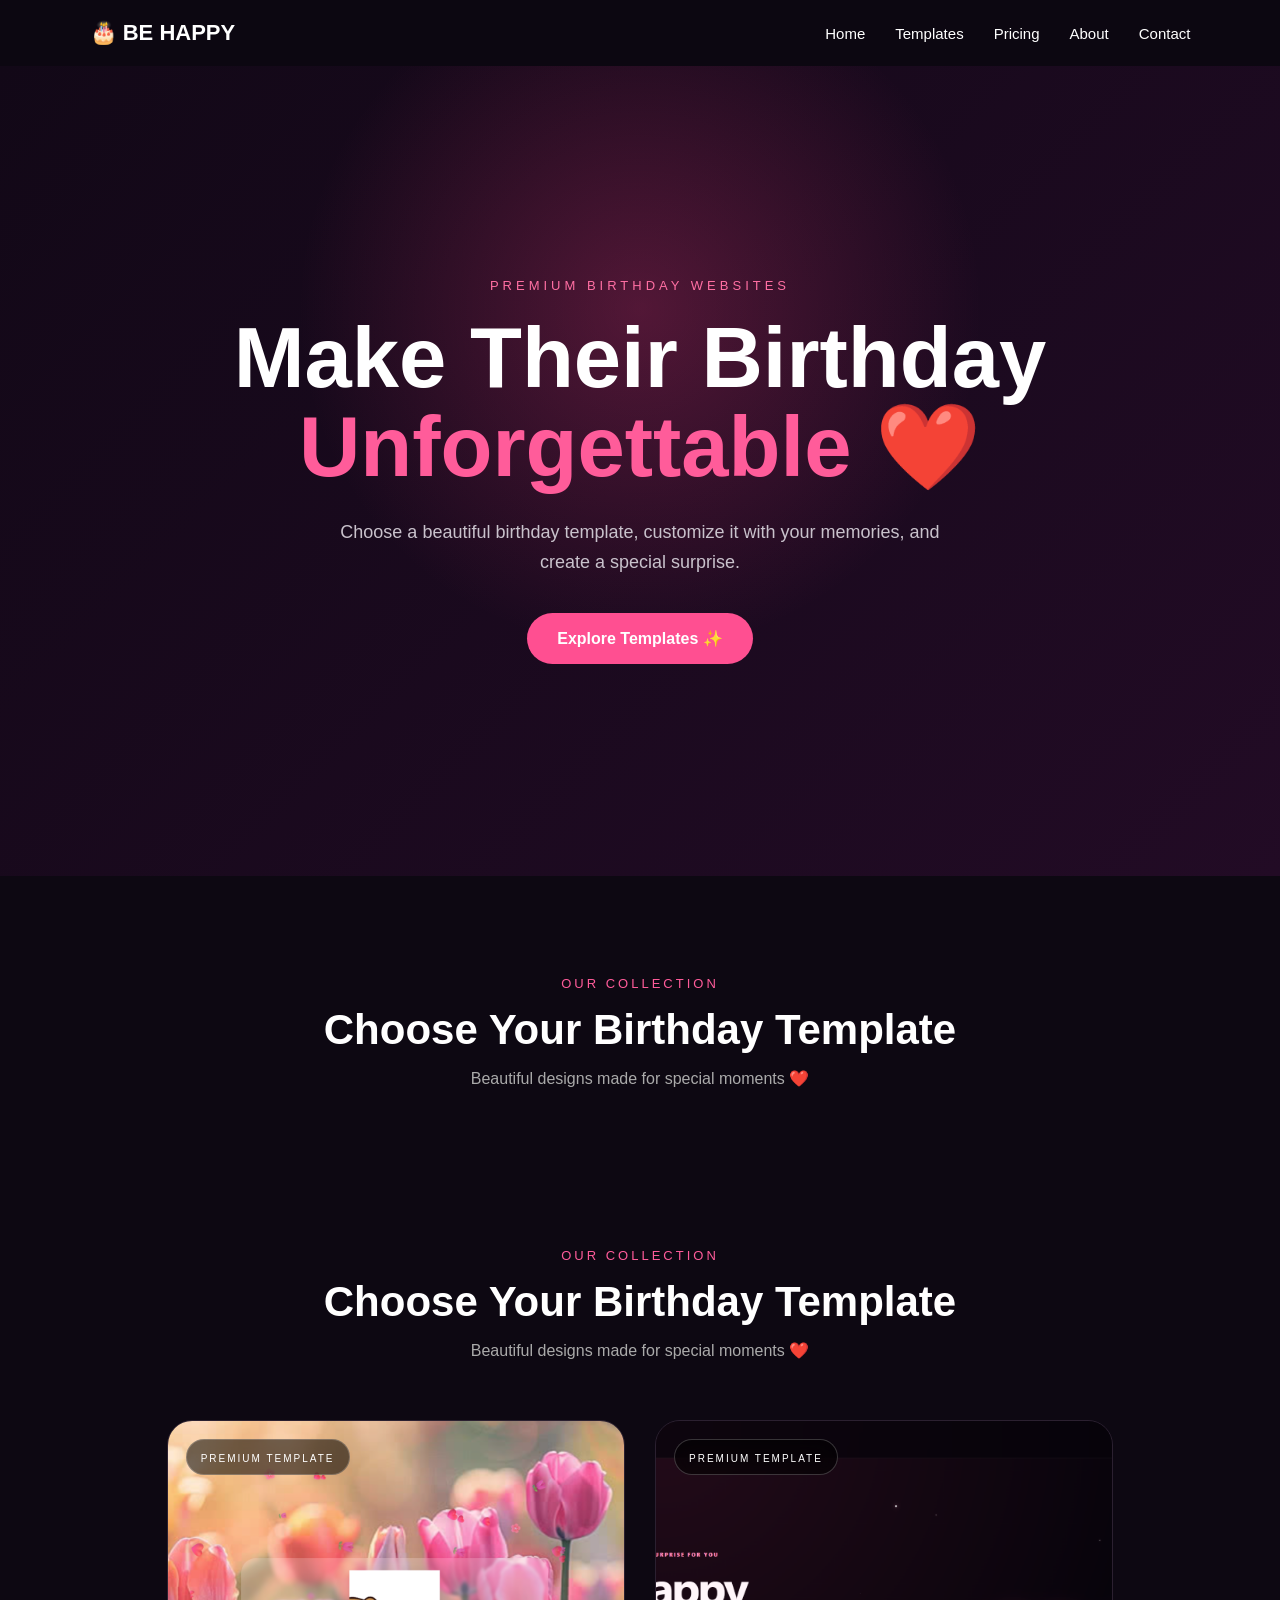
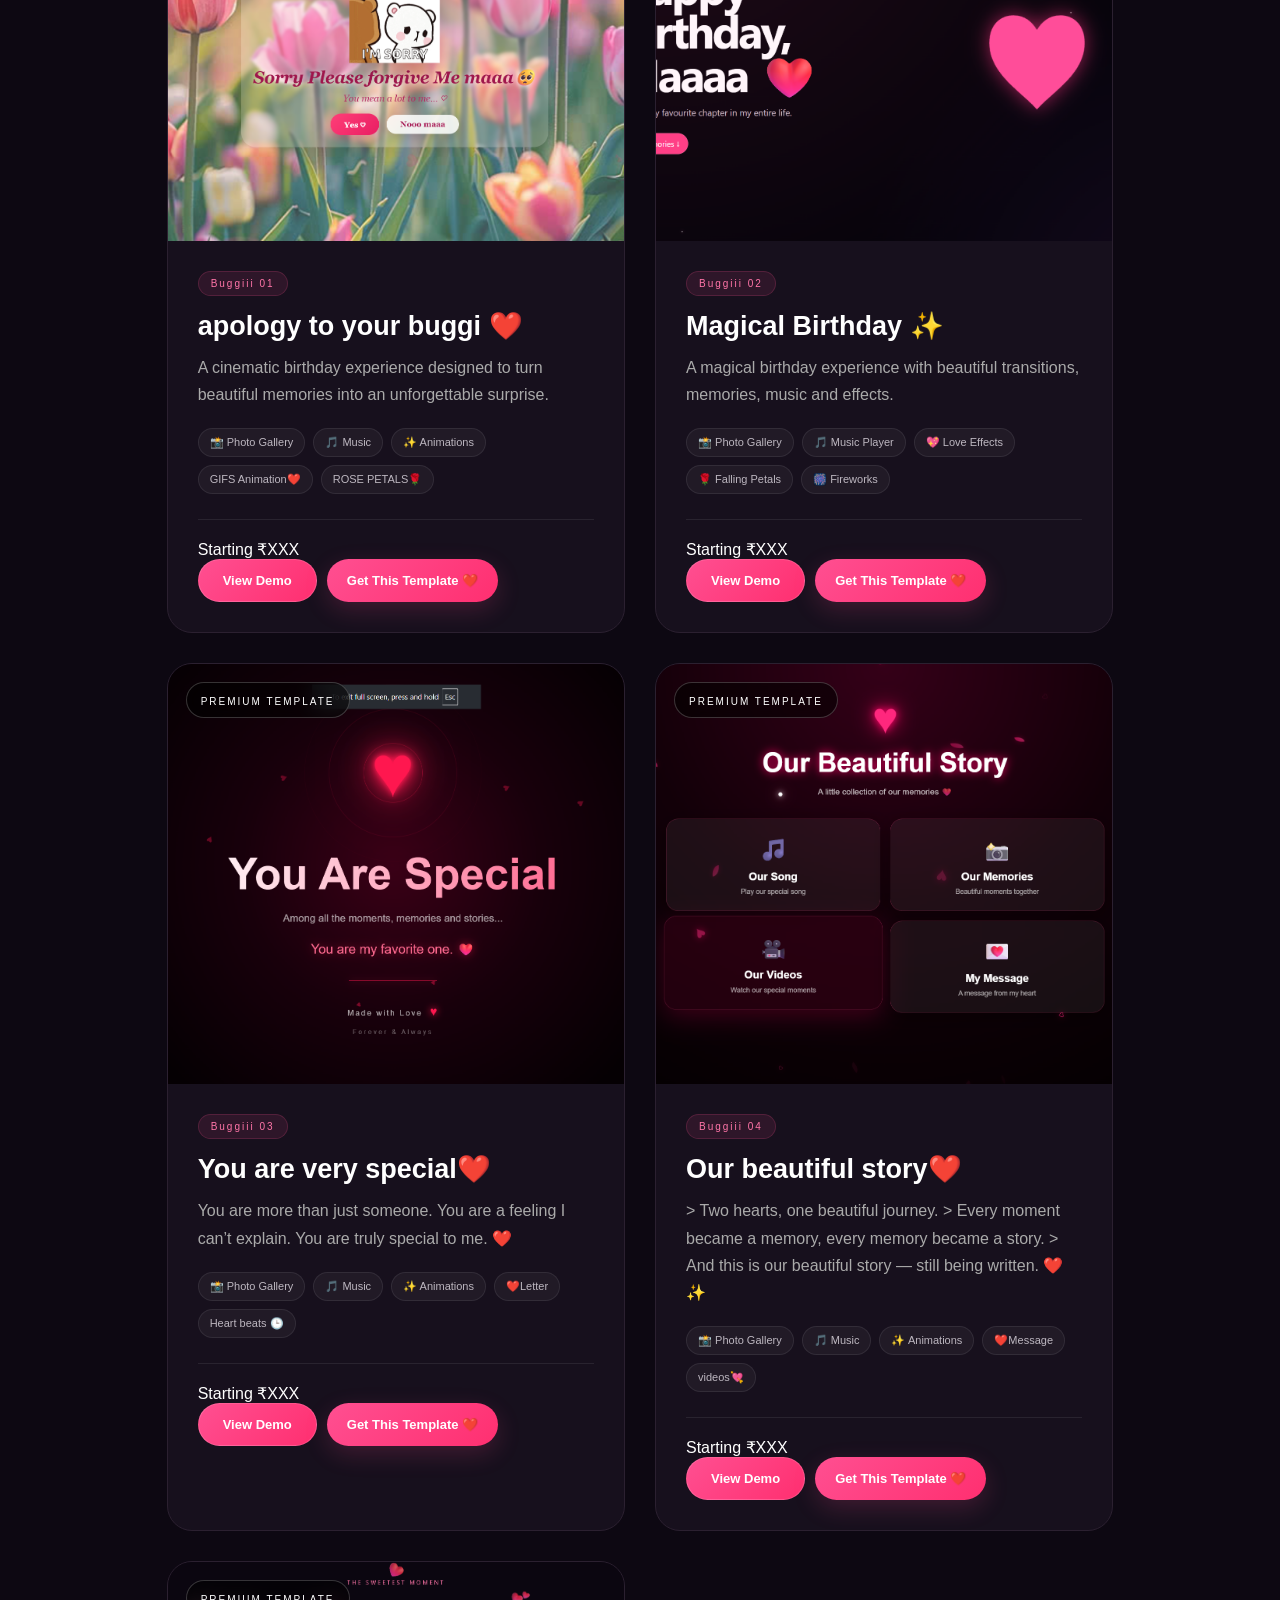
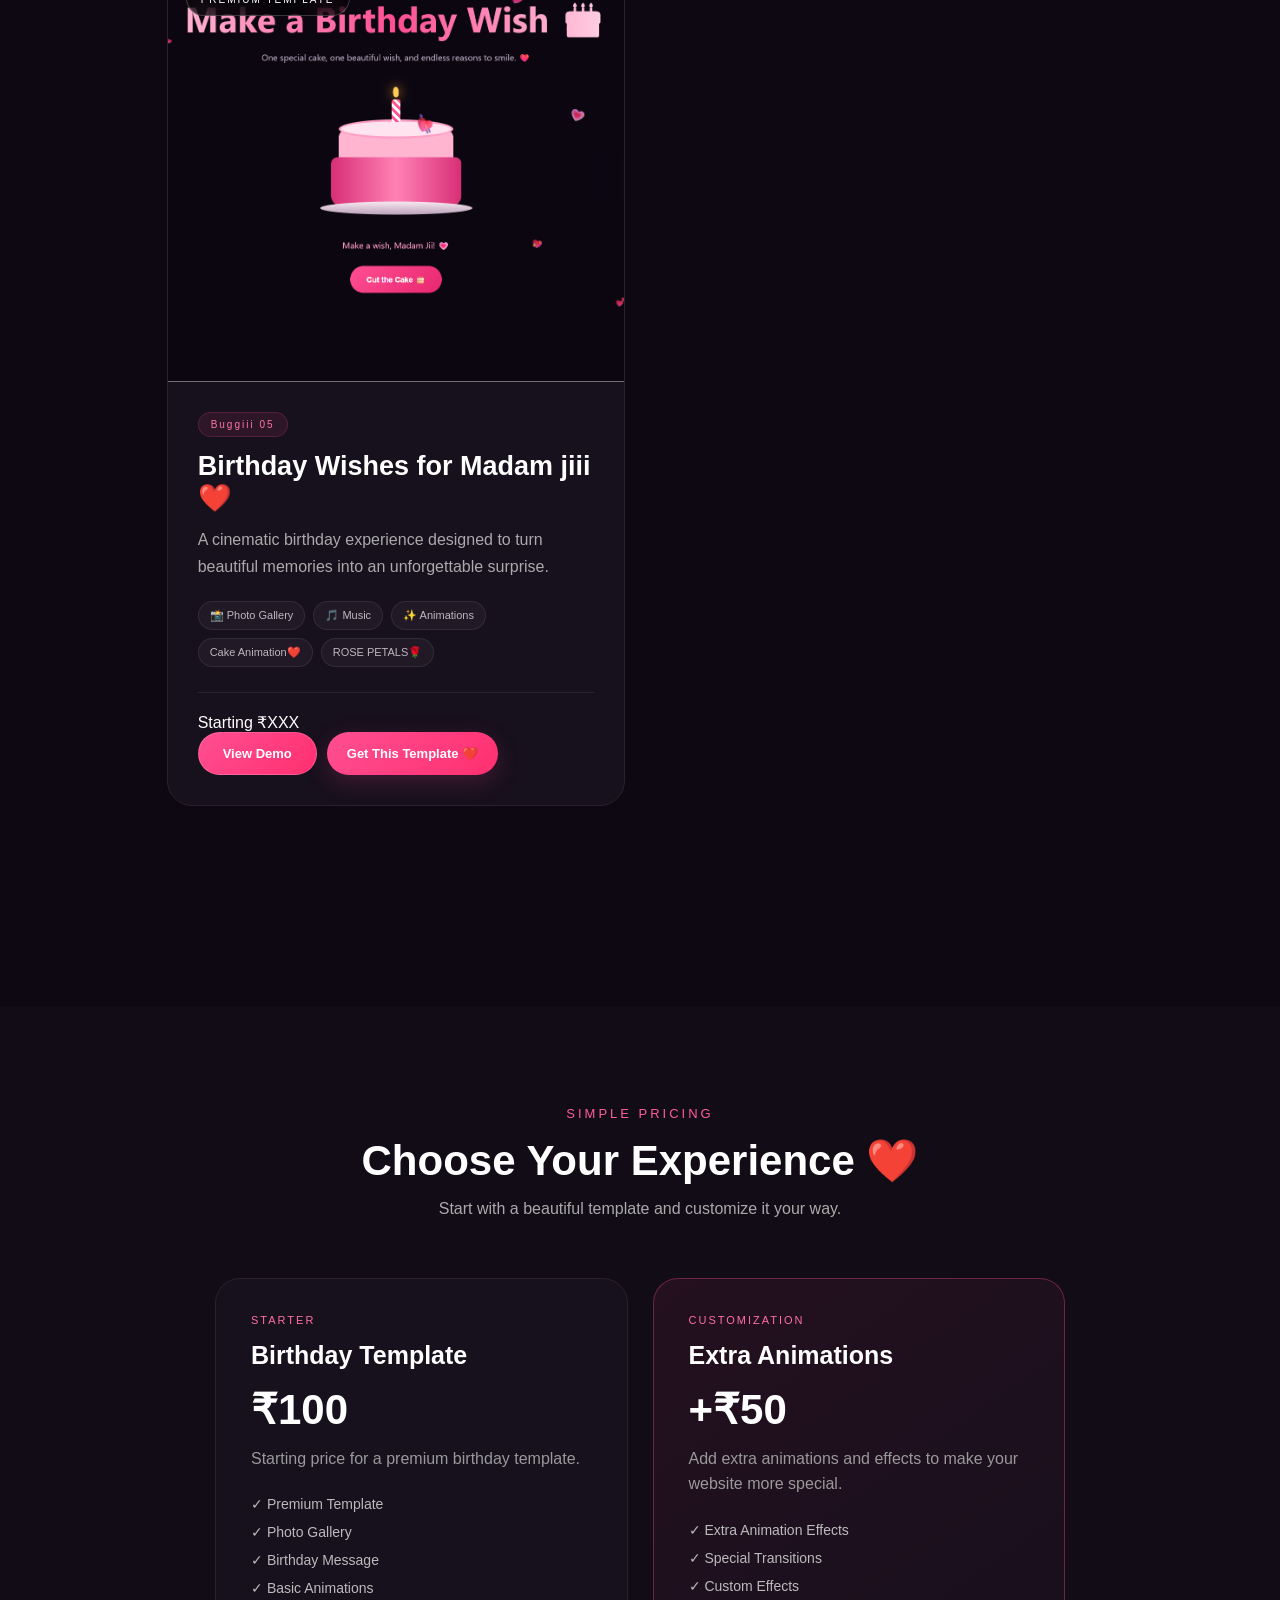
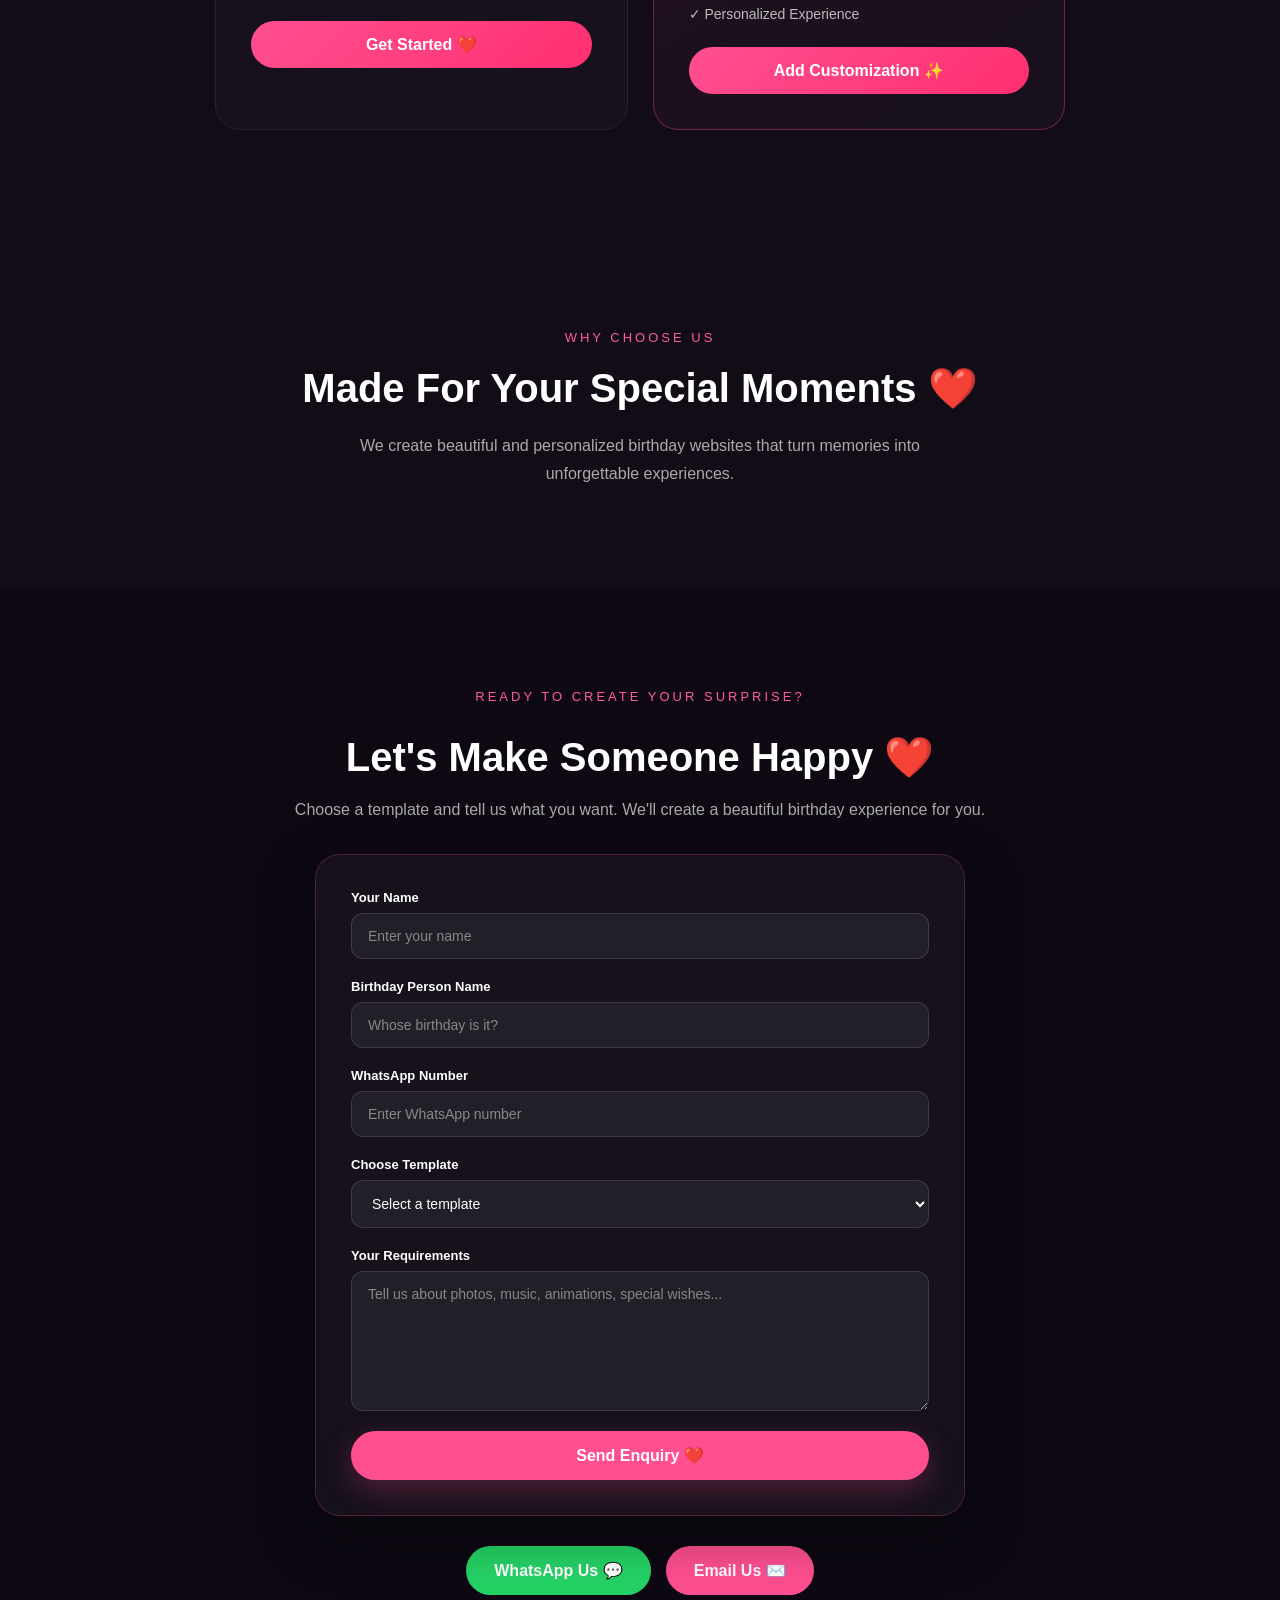
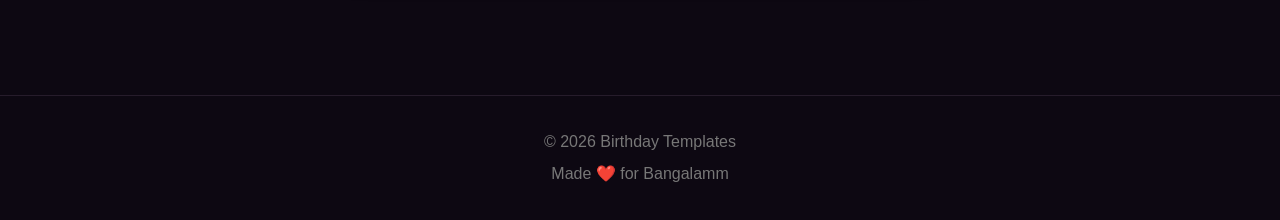
<file: index.html>
<!DOCTYPE html>
<html lang="en">

<head>

    <meta charset="UTF-8">

    <meta name="viewport"
          content="width=device-width, initial-scale=1.0">

    <title>Birthday Templates</title>

    <link rel="stylesheet" href="style.css">

</head>

<body>

    <!-- HEADER -->

    <header class="navbar">

        <div class="logo">
            🎂  BE HAPPY
        </div>

        <nav>

            <a href="#home">Home</a>

            <a href="#templates">Templates</a>
            
            <a href="#pricing">Pricing</a>

            <a href="#about">About</a>

            <a href="#contact">Contact</a>

        </nav>

    </header>


    <!-- HERO -->

    <section id="home" class="hero">

        <div class="hero-content">

            <p class="small-title">
                PREMIUM BIRTHDAY WEBSITES
            </p>

            <h1>
                Make Their Birthday
                <span>Unforgettable ❤️</span>
            </h1>

            <p>
                Choose a beautiful birthday template,
                customize it with your memories,
                and create a special surprise.
            </p>

            <a href="#templates" class="hero-button">
                Explore Templates ✨
            </a>

        </div>

    </section>


    <!-- TEMPLATES -->

    <section id="templates" class="templates-section">

        <div class="section-heading">

            <p>OUR COLLECTION</p>

            <h2>
                Choose Your Birthday Template
            </h2>

            <span>
                Beautiful designs made for special moments ❤️
            </span>

        </div>


        <!-- =========================
     TEMPLATES
========================= -->

<section id="templates" class="templates-section">

    <div class="section-heading">

        <p>OUR COLLECTION</p>

        <h2>
            Choose Your Birthday Template
        </h2>

        <span>
            Beautiful designs made for special moments ❤️
        </span>

    </div>


    <div class="template-grid">


        <!-- =========================
             TEMPLATE 1
        ========================= -->

        <div class="template-card">

            <div class="template-image">

                <img
                    src="template1.png"
                    alt="Birthday Template 1"
                >

                <div class="template-overlay">

                    <span>
                        PREMIUM TEMPLATE
                    </span>

                </div>

            </div>


            <div class="template-info">

                <div class="template-number">
                    Buggiii 01
                </div>

                <h3>
                    apology to your buggi ❤️
                </h3>

                <p>
                    A cinematic birthday experience
                    designed to turn beautiful memories
                    into an unforgettable surprise.
                </p>


                <div class="features">

                    <span>📸 Photo Gallery</span>

                    <span>🎵 Music</span>

                    <span>✨ Animations</span>

                    <span> GIFS Animation❤️</span>

                    <span>ROSE PETALS🌹</span>

                </div>


                <div class="template-bottom">

                    <div class="template-actions">

    <span class="price">
        Starting ₹XXX
    </span>

    <div class="action-buttons">

        <a
            href="template1/index.html"
            class="demo-button"
        >
            View Demo
        </a>

        <a
            href="#contact"
            class="order-button"
        >
            Get This Template ❤️
        </a>

    </div>

</div>

                </div>

            </div>

        </div>


        <!-- =========================
             TEMPLATE 2
        ========================= -->

        <div class="template-card">

            <div class="template-image">

                <img
                    src="template2.png"
                    alt="Birthday Template 2"
                >

                <div class="template-overlay">

                    <span>
                        PREMIUM TEMPLATE
                    </span>

                </div>

            </div>


            <div class="template-info">

                <div class="template-number">
                    Buggiii 02
                </div>

                <h3>
                    Magical Birthday ✨
                </h3>

                <p>
                    A magical birthday experience
                    with beautiful transitions,
                    memories, music and effects.
                </p>


                <div class="features">

                    <span>📸 Photo Gallery</span>

                    <span>🎵 Music Player</span>

                    <span>💖 Love Effects</span>

                    <span>🌹 Falling Petals</span>

                    <span>🎆 Fireworks</span>

                </div>


                <div class="template-bottom">

                   <div class="template-actions">

    <span class="price">
        Starting ₹XXX
    </span>

    <div class="action-buttons">

        <a
            href="template2/index.html"
            class="demo-button"
        >
            View Demo
        </a>

        <a
            href="#contact"
            class="order-button"
        >
            Get This Template ❤️
        </a>

    </div>

</div>

                </div>

            </div>

        </div>
        <!-- =========================
             TEMPLATE 3
        ========================= -->

        <div class="template-card">

            <div class="template-image">

                <img
                    src="template3.png"
                    alt="Birthday Template 3"
                >

                <div class="template-overlay">

                    <span>
                        PREMIUM TEMPLATE
                    </span>

                </div>

            </div>


            <div class="template-info">

                <div class="template-number">
                    Buggiii 03
                </div>

                <h3>
                    You are very special❤️
                </h3>

                <p>
                    You are more than just someone.
You are a feeling I can’t explain.
You are truly special to me. ❤️
                </p>


                <div class="features">

                    <span>📸 Photo Gallery</span>

                    <span>🎵 Music</span>

                    <span>✨ Animations</span>

                    <span> ❤️Letter </span>

                    <span>Heart beats 🕒</span>

                </div>


                <div class="template-bottom">

                    <div class="template-actions">

    <span class="price">
        Starting ₹XXX
    </span>

    <div class="action-buttons">

        <a
            href="template3/index.html"
            class="demo-button"
        >
            View Demo
        </a>

        <a
            href="#contact"
            class="order-button"
        >
            Get This Template ❤️
        </a>

    </div>

</div>

                </div>

            </div>

        </div>
        <!-- =========================
             TEMPLATE 4
        ========================= -->

        <div class="template-card">

            <div class="template-image">

                <img
                    src="template4.png"
                    alt="Birthday Template 4️"
                >

                <div class="template-overlay">

                    <span>
                        PREMIUM TEMPLATE
                    </span>

                </div>

            </div>


            <div class="template-info">

                <div class="template-number">
                    Buggiii 04
                </div>

                <h3>
                    Our beautiful story❤️
                </h3>

                <p>
                   

>              Two hearts, one beautiful journey.
>              Every moment became a memory, every memory became a story.
>              And this is our beautiful story — still being written. ❤️✨

                </p>


                <div class="features">

                    <span>📸 Photo Gallery</span>

                    <span>🎵 Music</span>

                    <span>✨ Animations</span>

                    <span> ❤️Message </span>

                    <span>videos💘</span>

                </div>


                <div class="template-bottom">

                    <div class="template-actions">

    <span class="price">
        Starting ₹XXX
    </span>

    <div class="action-buttons">

        <a
            href="template4/index.html"
            class="demo-button"
        >
            View Demo
        </a>

        <a
            href="#contact"
            class="order-button"
        >
            Get This Template ❤️
        </a>

    </div>

</div>

                </div>

            </div>

        </div>
         <!-- =========================
             TEMPLATE 5
        ========================= -->

        <div class="template-card">

            <div class="template-image">

                <img
                    src="template5.png"
                    alt="Birthday Template 1"
                >

                <div class="template-overlay">

                    <span>
                        PREMIUM TEMPLATE
                    </span>

                </div>

            </div>


            <div class="template-info">

                <div class="template-number">
                    Buggiii 05
                </div>

                <h3>
                   Birthday Wishes for Madam jiii ❤️
                </h3>

                <p>
                    A cinematic birthday experience
                    designed to turn beautiful memories
                    into an unforgettable surprise.
                </p>


                <div class="features">

                    <span>📸 Photo Gallery</span>

                    <span>🎵 Music</span>

                    <span>✨ Animations</span>

                    <span> Cake Animation❤️</span>

                    <span>ROSE PETALS🌹</span>

                </div>


                <div class="template-bottom">

                    <div class="template-actions">

    <span class="price">
        Starting ₹XXX
    </span>

    <div class="action-buttons">

        <a
            href="template5/index.html"
            class="demo-button"
        >
            View Demo
        </a>

        <a
            href="#contact"
            class="order-button"
        >
            Get This Template ❤️
        </a>

    </div>

</div>

                </div>

            </div>

        </div>



    </div>

</section>
    </section>

    <!-- =========================
     PRICING
========================= -->

<section id="pricing" class="pricing-section">

    <div class="section-heading">

        <p>SIMPLE PRICING</p>

        <h2>
            Choose Your Experience ❤️
        </h2>

        <span>
            Start with a beautiful template and
            customize it your way.
        </span>

    </div>


    <div class="pricing-grid">


        <!-- BASIC -->

        <div class="price-card">

            <div class="price-card-label">
                STARTER
            </div>

            <h3>
                Birthday Template
            </h3>

            <div class="main-price">
                ₹100
            </div>

            <p>
                Starting price for a premium
                birthday template.
            </p>

            <ul>

                <li>✓ Premium Template</li>

                <li>✓ Photo Gallery</li>

                <li>✓ Birthday Message</li>

                <li>✓ Basic Animations</li>

            </ul>

            <a
                href="#contact"
                class="price-button"
            >
                Get Started ❤️
            </a>

        </div>


        <!-- EXTRA -->

        <div class="price-card featured">

            <div class="price-card-label">
                CUSTOMIZATION
            </div>

            <h3>
                Extra Animations
            </h3>

            <div class="main-price">
                +₹50
            </div>

            <p>
                Add extra animations and effects
                to make your website more special.
            </p>

            <ul>

                <li>✓ Extra Animation Effects</li>

                <li>✓ Special Transitions</li>

                <li>✓ Custom Effects</li>

                <li>✓ Personalized Experience</li>

            </ul>

            <a
                href="#contact"
                class="price-button"
            >
                Add Customization ✨
            </a>

        </div>


    </div>

</section>


    <!-- ABOUT -->

    <section id="about" class="about-section">

        <p>WHY CHOOSE US</p>

        <h2>
            Made For Your Special Moments ❤️
        </h2>

        <p>
            We create beautiful and personalized
            birthday websites that turn memories
            into unforgettable experiences.
        </p>

    </section>



    <!-- =========================
     CONTACT
========================= -->

<section id="contact" class="contact-section">

    <p>READY TO CREATE YOUR SURPRISE?</p>

    <h2>Let's Make Someone Happy ❤️</h2>

    <p>
        Choose a template and tell us what you want.
        We'll create a beautiful birthday experience for you.
    </p>

    <form
    id="contactForm"
    action="https://formspree.io/f/xyekgvpl"
    method="POST"
    class="contact-form"
>

        <div class="form-group">
            <label>Your Name</label>
            <input
                type="text"
                name="name"
                placeholder="Enter your name"
                required
            >
        </div>

        <div class="form-group">
            <label>Birthday Person Name</label>
            <input
                type="text"
                name="birthday_person"
                placeholder="Whose birthday is it?"
                required
            >
        </div>

        <div class="form-group">
            <label>WhatsApp Number</label>
            <input
                type="tel"
                name="whatsapp"
                placeholder="Enter WhatsApp number"
                required
            >
        </div>

        <div class="form-group">
            <label>Choose Template</label>

            <select name="template" required>
                <option value="">Select a template</option>
                <option value="Template 1">Template 1</option>
                <option value="Template 2">Template 2</option>
                <option value="Template 3">Template 3</option>
                <option value="Template 4">Template 4</option>
                <option value="Not sure">Not sure</option>
            </select>
        </div>

        <div class="form-group">
            <label>Your Requirements</label>

            <textarea
                name="message"
                rows="5"
                placeholder="Tell us about photos, music, animations, special wishes..."
                required
            ></textarea>
        </div>

        <input
            type="hidden"
            name="_subject"
            value="New BE HAPPY Birthday Template Enquiry"
        >
        <input
    type="hidden"
    name="_next"
    value="https://studenthub2007-star.github.io/be-happy-birthday-templates/thank-you.html"
>

        <button type="submit" class="form-submit">
            Send Enquiry ❤️
        </button>

    </form>
    <div id="formSuccess" class="form-success">

    <div class="success-heart">❤️</div>

    <h3>Thank You! 💕</h3>

    <p>
        Your enquiry has been received successfully.
        <br>
        BE HAPPY will contact you soon.
    </p>

    <button type="button" onclick="resetContactForm()">
        Send Another Enquiry
    </button>

</div>

    <div class="contact-buttons">

        <a
            href="https://wa.me/919391481971?text=Hello%20BE%20HAPPY%2C%20I%20am%20interested%20in%20a%20birthday%20template."
            target="_blank"
            class="whatsapp-button"
        >
            WhatsApp Us 💬
        </a>

        <a
            href="https://mail.google.com/mail/?view=cm&fs=1&to=studenthub2007@gmail.com&su=Birthday%20Template%20Enquiry"
            target="_blank"
            class="email-button"
        >
            Email Us ✉️
        </a>

    </div>

</section>


    <!-- FOOTER -->

    <footer>

        <p>
            © 2026 Birthday Templates
        </p>

        <p>
            Made ❤️ for Bangalamm
        </p>

    </footer>


    <script src="script.js"></script>

</body>

</html>
</file>
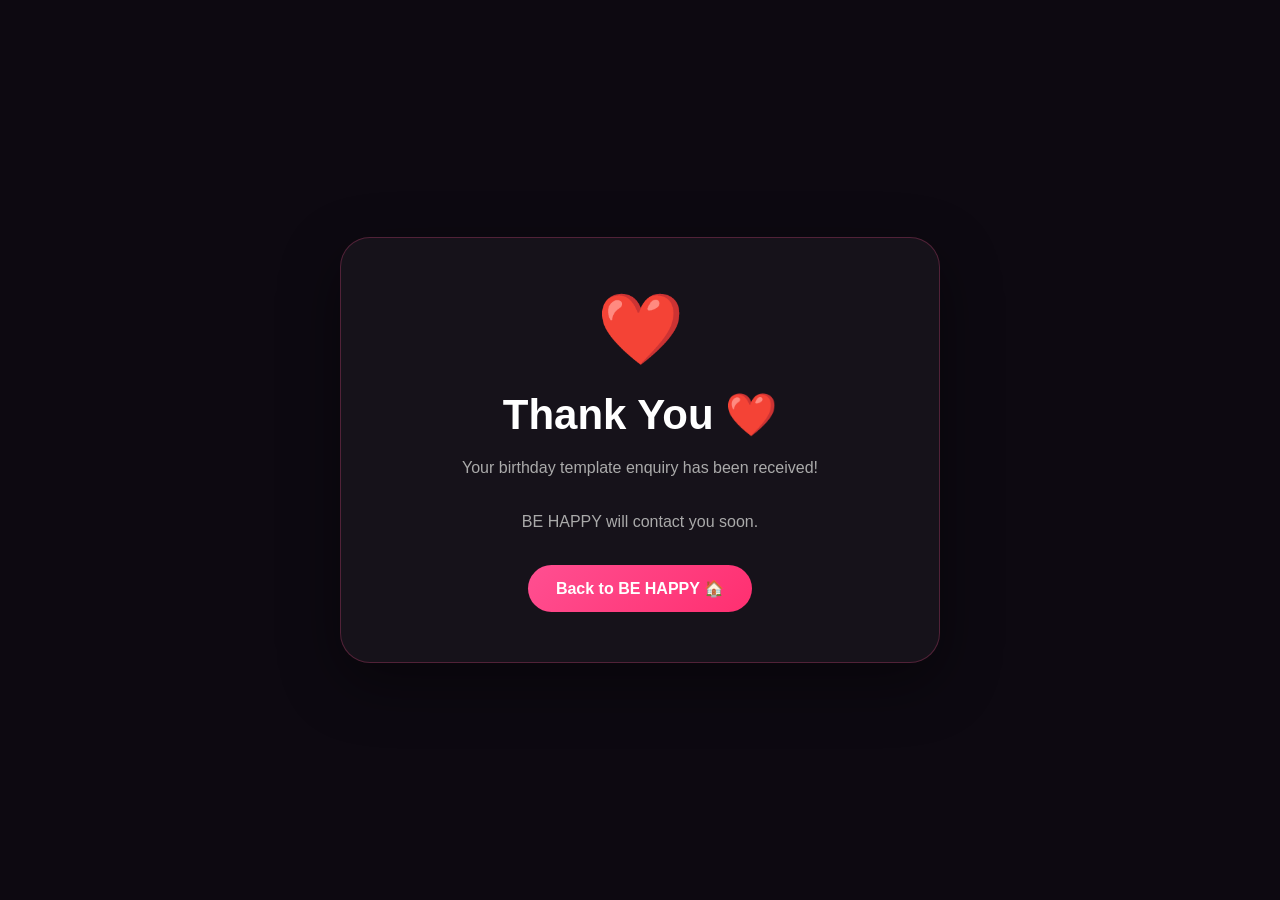
<file: thank-you.html>
<!DOCTYPE html>
<html lang="en">
<head>
    <meta charset="UTF-8">
    <meta name="viewport" content="width=device-width, initial-scale=1.0">

    <title>Thank You ❤️ | BE HAPPY</title>

    <style>
        * {
            box-sizing: border-box;
            margin: 0;
            padding: 0;
        }

        body {
            min-height: 100vh;
            display: flex;
            justify-content: center;
            align-items: center;
            padding: 20px;
            background: #0d0911;
            color: white;
            font-family: Arial, sans-serif;
            text-align: center;
        }

        .thank-you {
            width: 100%;
            max-width: 600px;
            padding: 50px 30px;
            border-radius: 30px;
            background: rgba(255,255,255,0.04);
            border: 1px solid rgba(255,79,145,0.25);
            box-shadow: 0 20px 60px rgba(0,0,0,0.4);
        }

        .heart {
            font-size: 70px;
            margin-bottom: 20px;
            animation: heartbeat 1.2s infinite;
        }

        h1 {
            font-size: 42px;
            margin-bottom: 15px;
        }

        h1 span {
            color: #ff4f91;
        }

        p {
            color: #aaa;
            font-size: 16px;
            line-height: 1.7;
            margin-bottom: 30px;
        }

        .back-button {
            display: inline-block;
            padding: 14px 28px;
            border-radius: 50px;
            background: linear-gradient(135deg, #ff4f91, #ff2f70);
            color: white;
            text-decoration: none;
            font-weight: bold;
            transition: 0.3s;
        }

        .back-button:hover {
            transform: translateY(-3px);
            box-shadow: 0 10px 30px rgba(255,79,145,0.35);
        }

        @keyframes heartbeat {
            0%, 100% {
                transform: scale(1);
            }

            50% {
                transform: scale(1.15);
            }
        }

        @media (max-width: 600px) {
            h1 {
                font-size: 32px;
            }

            .thank-you {
                padding: 40px 20px;
            }
        }
    </style>
</head>

<body>

    <div class="thank-you">

        <div class="heart">❤️</div>

        <h1>Thank You <span>❤️</span></h1>

        <p>
            Your birthday template enquiry has been received!
            <br><br>
            BE HAPPY will contact you soon.
        </p>

        <a
            href="index.html"
            class="back-button"
        >
            Back to BE HAPPY 🏠
        </a>

    </div>

</body>
</html>
</file>
<file: style.css>
* {
    margin: 0;
    padding: 0;
    box-sizing: border-box;
}

html {
    scroll-behavior: smooth;
}

body {
    font-family: Arial, sans-serif;
    background: #0d0812;
    color: white;
}


/* =========================
   NAVBAR
========================= */

.navbar {

    width: 100%;

    padding: 20px 7%;

    display: flex;

    justify-content: space-between;

    align-items: center;

    position: sticky;

    top: 0;

    z-index: 1000;

    background: rgba(13, 8, 18, 0.9);

    backdrop-filter: blur(15px);

}

.logo {

    font-size: 22px;

    font-weight: bold;

}

.navbar nav {

    display: flex;

    gap: 30px;

}

.navbar a {

    color: white;

    text-decoration: none;

    font-size: 15px;

    transition: 0.3s;

}

.navbar a:hover {

    color: #ff5c9a;

}


/* =========================
   HERO
========================= */

.hero {

    min-height: 90vh;

    display: flex;

    align-items: center;

    justify-content: center;

    text-align: center;

    padding: 60px 20px;

    background:

        radial-gradient(
            circle at 50% 30%,
            rgba(255, 64, 130, 0.25),
            transparent 40%
        ),

        linear-gradient(
            135deg,
            #120817,
            #220b25
        );

}

.hero-content {

    max-width: 850px;

}

.small-title {

    color: #ff6fa3;

    letter-spacing: 4px;

    font-size: 13px;

    margin-bottom: 20px;

}

.hero h1 {

    font-size: clamp(45px, 7vw, 85px);

    line-height: 1.05;

    margin-bottom: 25px;

}

.hero h1 span {

    display: block;

    color: #ff5c9a;

}

.hero-content > p:not(.small-title) {

    max-width: 650px;

    margin: auto;

    color: #c9c2cc;

    font-size: 18px;

    line-height: 1.7;

}

.hero-button {

    display: inline-block;

    margin-top: 35px;

    padding: 16px 30px;

    border-radius: 50px;

    background: #ff4f91;

    color: white;

    text-decoration: none;

    font-weight: bold;

    transition: 0.3s;

}

.hero-button:hover {

    transform: translateY(-3px);

    box-shadow:
        0 10px 30px rgba(255, 79, 145, 0.4);

}


/* =========================
   TEMPLATES
========================= */

.templates-section {

    padding: 100px 7%;

}

.section-heading {

    text-align: center;

    margin-bottom: 60px;

}

.section-heading > p {

    color: #ff5c9a;

    letter-spacing: 3px;

    font-size: 13px;

}

.section-heading h2 {

    font-size: 42px;

    margin: 15px 0;

}

.section-heading span {

    color: #aaa;

}


/* GRID */

.template-grid {

    max-width: 1200px;

    margin: auto;

    display: grid;

    grid-template-columns:
        repeat(2, 1fr);

    gap: 30px;

}


/* CARD */

.template-card {

    background: #17101d;

    border: 1px solid #2b2030;

    border-radius: 25px;

    overflow: hidden;

    transition: 0.4s;

}

.template-card:hover {

    transform: translateY(-8px);

    border-color: #ff4f91;

    box-shadow:
        0 20px 50px rgba(0, 0, 0, 0.4);

}


/* =========================
   TEMPLATE IMAGE
========================= */

.template-image {

    height: 420px;

    position: relative;

    overflow: hidden;

    background: #17101d;

}

.template-image img {

    width: 100%;

    height: 100%;

    object-fit: cover;

    display: block;

    transition: transform 0.7s ease;

}

.template-card:hover .template-image img {

    transform: scale(1.05);

}


/* PREMIUM */

.template-overlay {

    position: absolute;

    top: 18px;

    left: 18px;

    padding: 8px 14px;

    border-radius: 30px;

    background: rgba(0,0,0,0.55);

    backdrop-filter: blur(12px);

    border: 1px solid rgba(255,255,255,0.2);

}

.template-overlay span {

    color: white;

    font-size: 10px;

    letter-spacing: 2px;

}


/* LIVE PREVIEW */

.preview-badge {

    position: absolute;

    right: 18px;

    bottom: 18px;

    padding: 8px 13px;

    border-radius: 20px;

    background: rgba(255,79,145,0.85);

    color: white;

    font-size: 10px;

    font-weight: bold;

    letter-spacing: 1px;

    opacity: 0;

    transform: translateY(10px);

    transition: 0.4s;

}

.template-card:hover .preview-badge {

    opacity: 1;

    transform: translateY(0);

}
/* =========================
   TEMPLATE INFO
========================= */

.template-info {

    padding: 30px;

}

.template-number {

    display: inline-block;

    padding: 6px 12px;

    margin-bottom: 14px;

    border-radius: 30px;

    background: rgba(255, 79, 145, 0.10);

    border: 1px solid rgba(255, 79, 145, 0.18);

    color: #ff75a8;

    font-size: 10px;

    letter-spacing: 2px;

}

.template-info h3 {

    font-size: 27px;

    margin-bottom: 12px;

}

.template-info p {

    color: #aaa;

    line-height: 1.7;

    margin-bottom: 20px;

    max-width: 520px;

}


/* FEATURES */

.features {

    display: flex;

    flex-wrap: wrap;

    gap: 8px;

    margin: 20px 0;

}

.features span {

    padding: 7px 11px;

    border-radius: 20px;

    background: rgba(255,255,255,0.045);

    border: 1px solid rgba(255,255,255,0.08);

    color: #bdb7c0;

    font-size: 11px;

}


/* =========================
   TEMPLATE ACTIONS
========================= */

.template-actions {

    margin-top: 25px;

    padding-top: 20px;

    border-top: 1px solid rgba(255,255,255,0.08);

}

.price-box {

    display: flex;

    align-items: baseline;

    gap: 8px;

    margin-bottom: 15px;

}

.price-box small {

    color: #777;

    font-size: 11px;

}

.price-box strong {

    font-size: 20px;

    color: white;

}


/* BUTTONS */

.action-buttons {

    display: flex;

    gap: 10px;

    flex-wrap: wrap;

}

.demo-button,
.order-button {

    display: inline-flex;

    align-items: center;

    justify-content: center;

    padding: 12px 20px;

    border-radius: 50px;

    text-decoration: none;

    font-size: 13px;

    font-weight: bold;

    transition: 0.3s;

}


/* DEMO */

.demo-button {

    color: white;

    background: rgba(255,255,255,0.06);

    border: 1px solid rgba(255,255,255,0.14);

}

.demo-button:hover {

    background: rgba(255,255,255,0.12);

    transform: translateY(-2px);

}


/* ORDER */

.order-button {

    color: white;

    background: linear-gradient(
        135deg,
        #ff4f91,
        #ff2f70
    );

    box-shadow:
        0 8px 25px rgba(255,79,145,0.18);

}

.order-button:hover {

    transform: translateY(-3px);

    box-shadow:
        0 12px 30px rgba(255,79,145,0.35);

}
/* =========================
   VIEW DEMO BUTTON
========================= */

.demo-button {

    display: inline-flex;

    align-items: center;

    justify-content: center;

    padding: 13px 24px;

    border: 1px solid rgba(255,255,255,0.15);

    border-radius: 50px;

    background: linear-gradient(
        135deg,
        #ff4f91,
        #ff2f70
    );

    color: white;

    text-decoration: none;

    font-weight: bold;

    cursor: pointer;

    transition: all 0.3s ease;

}

.demo-button:hover {

    transform: translateY(-3px);

    box-shadow:
        0 10px 30px rgba(255,79,145,0.35);

}

/* =========================
   ABOUT
========================= */

.about-section {

    padding: 100px 20px;

    text-align: center;

    background: #120c17;

}

.about-section > p:first-child {

    color: #ff5c9a;

    letter-spacing: 3px;

    font-size: 13px;

}

.about-section h2 {

    font-size: 40px;

    margin: 20px 0;

}

.about-section p:last-child {

    max-width: 650px;

    margin: auto;

    color: #aaa;

    line-height: 1.8;

}


/* =========================
   CONTACT
========================= */

.contact-section {

    text-align: center;

    padding: 100px 20px;

}

.contact-section > p:first-child {

    color: #ff5c9a;

    letter-spacing: 3px;

    font-size: 13px;

}

.contact-section h2 {

    font-size: 40px;

    margin: 20px 0;

}

.contact-section p {

    color: #aaa;

    margin-bottom: 30px;

}

.contact-section button {

    padding: 15px 30px;

    border: none;

    border-radius: 30px;

    background: #ff4f91;

    color: white;

    font-size: 16px;

    font-weight: bold;

    cursor: pointer;

}
/* =========================
   CONTACT BUTTONS
========================= */

.contact-buttons {

    display: flex;

    justify-content: center;

    gap: 15px;

    margin-top: 30px;

    flex-wrap: wrap;

}

.whatsapp-button,
.email-button {

    display: inline-flex;

    align-items: center;

    justify-content: center;

    padding: 15px 28px;

    border-radius: 50px;

    text-decoration: none;

    color: white;

    font-weight: bold;

    transition: 0.3s;

}

.whatsapp-button {

    background: #25D366;

}

.email-button {

    background: #ff4f91;

}

.whatsapp-button:hover,
.email-button:hover {

    transform: translateY(-3px);

}


/* =========================
   FOOTER
========================= */

footer {

    padding: 30px;

    text-align: center;

    border-top: 1px solid #261c2b;

    color: #777;

    line-height: 2;

}
/* =========================
   PRICING
========================= */

.pricing-section {

    padding: 100px 7%;

    background: #120c17;

}

.pricing-grid {

    max-width: 850px;

    margin: auto;

    display: grid;

    grid-template-columns:
        repeat(2, 1fr);

    gap: 25px;

}

.price-card {

    padding: 35px;

    border-radius: 25px;

    background: #17101d;

    border: 1px solid #2b2030;

    transition: .4s;

}

.price-card:hover {

    transform: translateY(-7px);

    border-color: #ff4f91;

}

.price-card.featured {

    background:
        linear-gradient(
            145deg,
            #24101f,
            #17101d
        );

    border-color:
        rgba(255,79,145,.35);

}

.price-card-label {

    color: #ff6fa3;

    font-size: 11px;

    letter-spacing: 2px;

    margin-bottom: 15px;

}

.price-card h3 {

    font-size: 25px;

    margin-bottom: 15px;

}

.main-price {

    font-size: 42px;

    font-weight: bold;

    color: white;

    margin-bottom: 12px;

}

.price-card p {

    color: #999;

    line-height: 1.6;

}

.price-card ul {

    list-style: none;

    margin: 25px 0;

    padding: 0;

}

.price-card li {

    color: #bbb;

    margin: 12px 0;

    font-size: 14px;

}

.price-button {

    display: inline-flex;

    justify-content: center;

    width: 100%;

    padding: 14px;

    border-radius: 30px;

    background: linear-gradient(
        135deg,
        #ff4f91,
        #ff2f70
    );

    color: white;

    text-decoration: none;

    font-weight: bold;

    transition: .3s;

}

.price-button:hover {

    transform: translateY(-3px);

    box-shadow:
        0 10px 30px
        rgba(255,79,145,.3);

}


/* =========================
   MOBILE
========================= */

@media (max-width: 768px) {
    .template-image {

    height: 320px;

}

.action-buttons {

    flex-direction: column;

}

.action-buttons a {

    width: 100%;

}

.template-info {

    padding: 24px;

}

    .navbar {

        flex-direction: column;

        gap: 15px;

    }

    .navbar nav {

        gap: 15px;

    }

    .hero {

        min-height: 80vh;

    }

    .hero h1 {

        font-size: 48px;

    }

    .template-grid {

        grid-template-columns: 1fr;

    }

    .section-heading h2 {

        font-size: 32px;

    }

    .template-image {

        height: 300px;

    
    }
     .template-bottom {

        flex-direction: column;

        align-items: stretch;

    }
    .action-buttons {

    flex-direction: column;

}

.action-buttons a {

    width: 100%;

}

    .template-bottom .demo-button {
    width: 100%;
}
.pricing-grid {

    grid-template-columns: 1fr;

}

.price-card {

    padding: 28px;

}

}
/* ================================
   BE HAPPY CONTACT FORM
================================ */

/* ===== BE HAPPY CONTACT FORM ===== */

.contact-form {
    width: min(650px, 90%);
    margin: 35px auto 0;
    padding: 35px;
    box-sizing: border-box;
    background: rgba(255, 255, 255, 0.04);
    border: 1px solid rgba(255, 79, 145, 0.25);
    border-radius: 25px;
    box-shadow: 0 20px 60px rgba(0, 0, 0, 0.35);
    backdrop-filter: blur(15px);
    text-align: left;
}

.form-group {
    margin-bottom: 20px;
}

.form-group label {
    display: block;
    margin-bottom: 8px;
    color: #ffffff;
    font-size: 13px;
    font-weight: 600;
}

.form-group input,
.form-group select,
.form-group textarea {
    display: block;
    width: 100%;
    box-sizing: border-box;
    padding: 14px 16px;
    border-radius: 12px;
    border: 1px solid rgba(255, 255, 255, 0.12);
    outline: none;
    background: rgba(255, 255, 255, 0.06);
    color: #ffffff;
    font-family: inherit;
    font-size: 14px;
    transition: 0.3s ease;
}

.form-group input::placeholder,
.form-group textarea::placeholder {
    color: #888;
}

.form-group input:focus,
.form-group select:focus,
.form-group textarea:focus {
    border-color: #ff4f91;
    box-shadow: 0 0 0 3px rgba(255, 79, 145, 0.12);
}

.form-group select option {
    background: #17101d;
    color: #ffffff;
}

.form-group textarea {
    min-height: 140px;
    resize: vertical;
}

.form-submit {
    display: block;
    width: 100%;
    padding: 15px 25px;
    border: 0;
    border-radius: 50px;
    background: linear-gradient(135deg, #ff4f91, #ff2f70);
    color: #ffffff;
    font-size: 14px;
    font-weight: bold;
    cursor: pointer;
    transition: 0.3s ease;
    box-shadow: 0 10px 30px rgba(255, 79, 145, 0.25);
}

.form-submit:hover {
    transform: translateY(-3px);
    box-shadow: 0 15px 35px rgba(255, 79, 145, 0.4);
}

@media (max-width: 600px) {
    .contact-form {
        width: 90%;
        padding: 25px 20px;
    }
}
/* ===== FORM SUCCESS MESSAGE ===== */

.form-success {
    display: none;
    width: min(650px, 90%);
    margin: 35px auto 0;
    padding: 45px 30px;
    box-sizing: border-box;

    background: rgba(255, 255, 255, 0.04);
    border: 1px solid rgba(255, 79, 145, 0.25);
    border-radius: 25px;

    text-align: center;

    box-shadow: 0 20px 60px rgba(0, 0, 0, 0.35);
    backdrop-filter: blur(15px);
}

.form-success.show {
    display: block;
    animation: successAppear 0.5s ease;
}

.success-heart {
    font-size: 55px;
    margin-bottom: 15px;
    animation: successHeart 1.2s infinite;
}

.form-success h3 {
    font-size: 30px;
    margin-bottom: 12px;
    color: white;
}

.form-success p {
    color: #aaa;
    line-height: 1.7;
    margin-bottom: 25px;
}

.form-success button {
    border: none;
    padding: 13px 24px;
    border-radius: 50px;

    background: linear-gradient(135deg, #ff4f91, #ff2f70);
    color: white;

    font-weight: bold;
    cursor: pointer;

    transition: 0.3s;
}

.form-success button:hover {
    transform: translateY(-3px);
    box-shadow: 0 10px 30px rgba(255, 79, 145, 0.35);
}

@keyframes successHeart {

    0%, 100% {
        transform: scale(1);
    }

    50% {
        transform: scale(1.15);
    }

}

@keyframes successAppear {

    from {
        opacity: 0;
        transform: translateY(15px);
    }

    to {
        opacity: 1;
        transform: translateY(0);
    }

}
</file>
